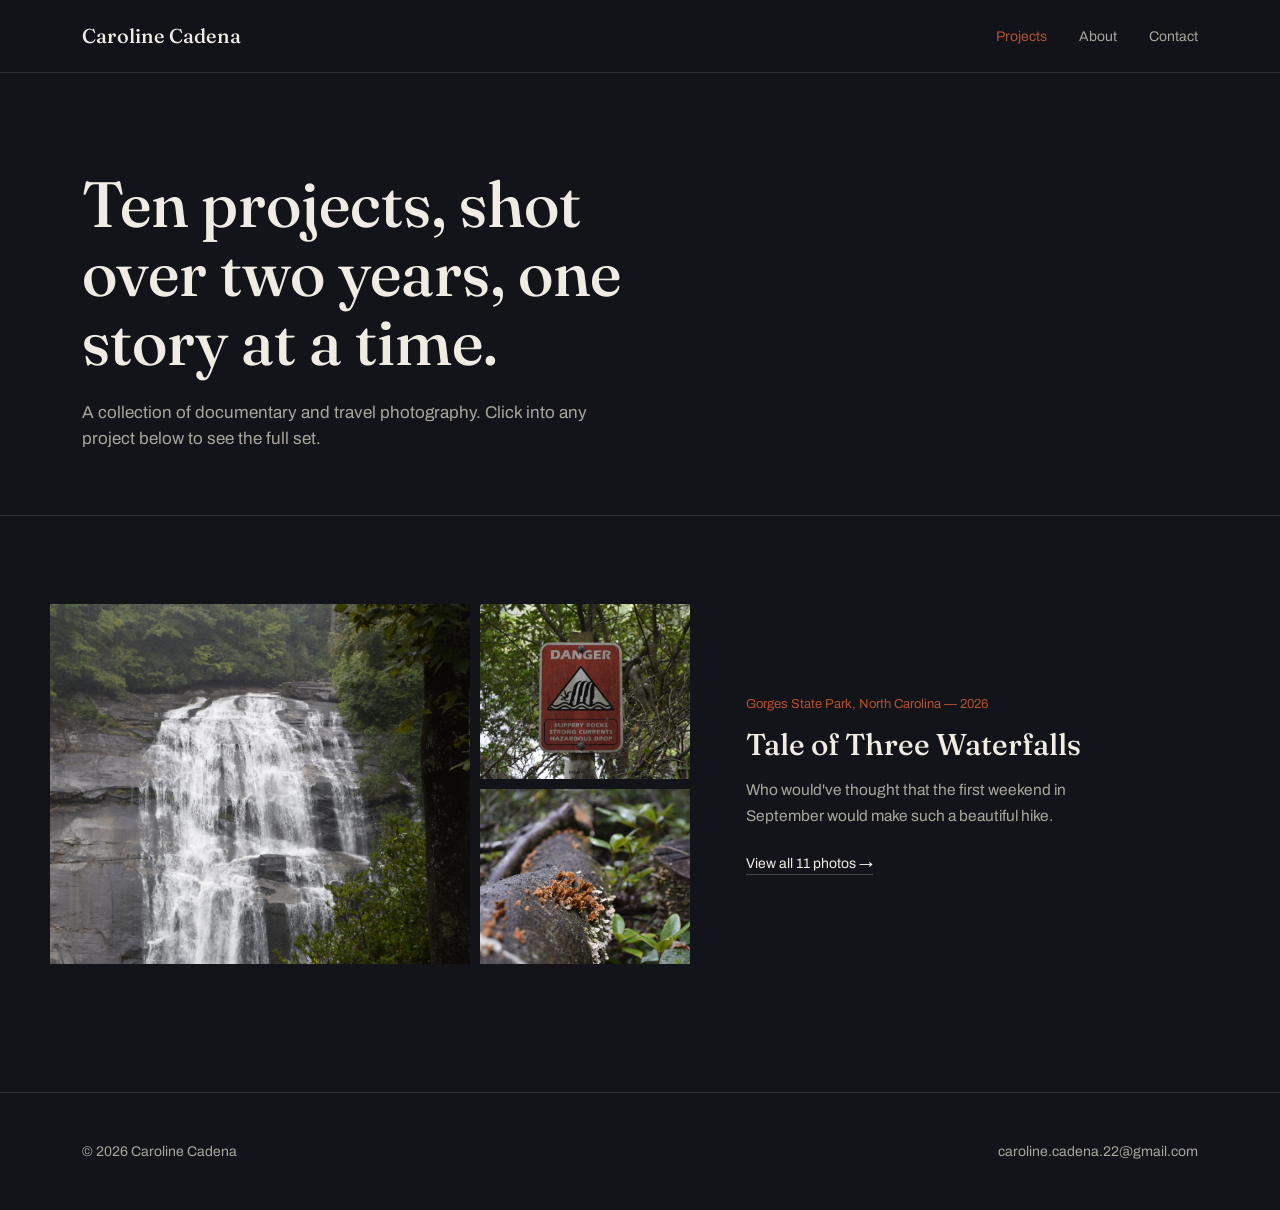
<file: index.html>
<!DOCTYPE html>
<html lang="en">
<head>
<meta charset="UTF-8">
<meta name="viewport" content="width=device-width, initial-scale=1.0">
<title>Caroline Cadena — Photography</title>
<meta name="description" content="Photography portfolio — ten projects, one story at a time.">
<link rel="stylesheet" href="css/style.css">
</head>
<body>

<nav class="site-nav">
  <div class="wrap">
    <a href="index.html" class="brand">Caroline Cadena</a>
    <div class="links">
      <a href="index.html" class="current">Projects</a>
      <a href="about.html">About</a>
      <a href="mailto:caroline.cadena.22@gmail.com">Contact</a>
    </div>
  </div>
</nav>

<header class="hero">
  <div class="wrap">
    <h1>Ten projects, shot over two years, one story at a time.</h1>
    <p>A collection of documentary and travel photography. Click into any project below to see the full set.</p>
  </div>
</header>

<main class="wrap spreads" id="spreads">
  <!-- Spreads are rendered by js/main.js -->
</main>

<footer class="site-footer">
  <div class="wrap" style="display:flex; justify-content:space-between; width:100%;">
    <span>&copy; <span id="year"></span> Caroline Cadena</span>
    <a href="mailto:caroline.cadena.22@gmail.com">caroline.cadena.22@gmail.com</a>
  </div>
</footer>

<script src="js/data.js"></script>
<script src="js/main.js"></script>
</body>
</html>
</file>
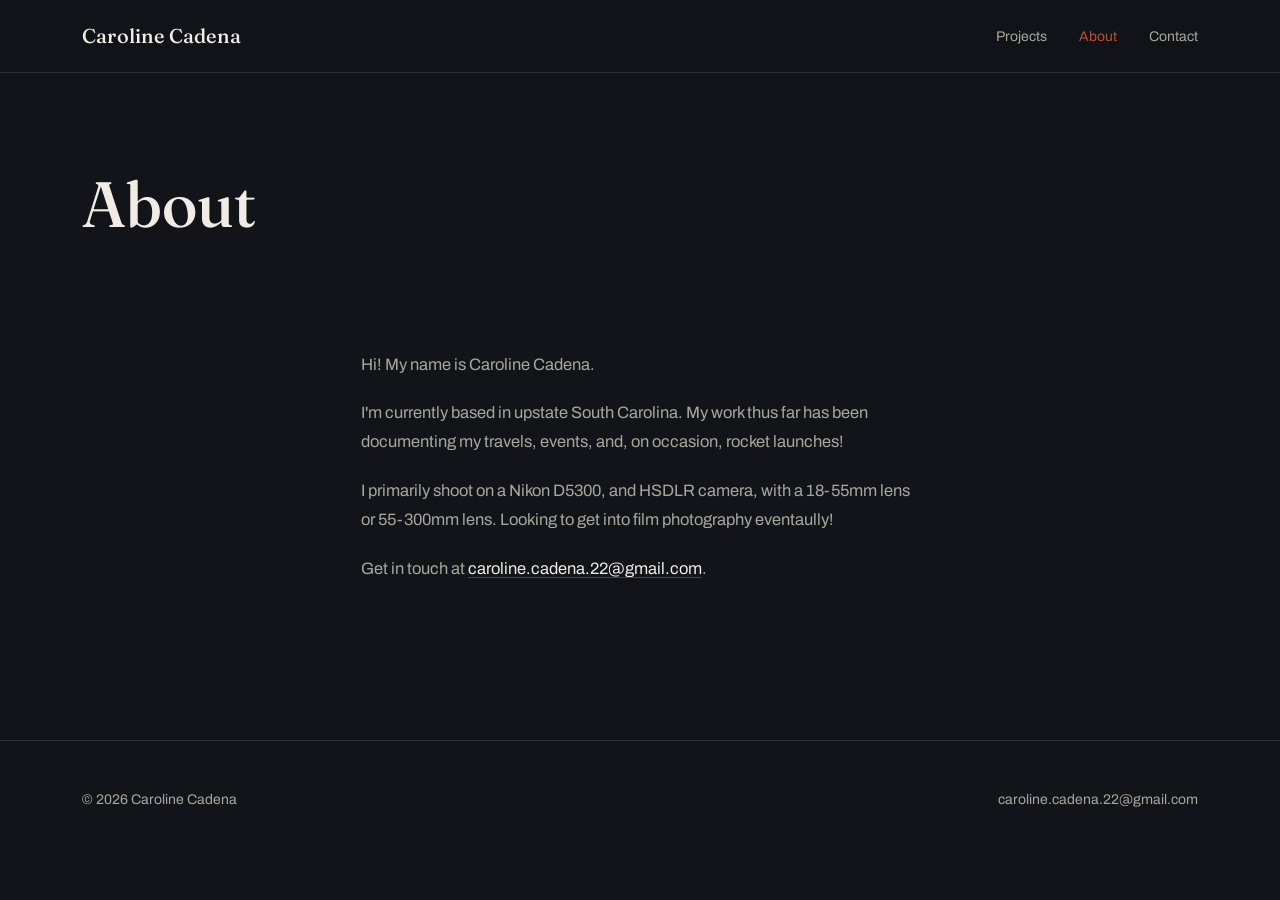
<file: about.html>
<!DOCTYPE html>
<html lang="en">
<head>
<meta charset="UTF-8">
<meta name="viewport" content="width=device-width, initial-scale=1.0">
<title>About — Caroline Cadena Photography</title>
<link rel="stylesheet" href="css/style.css">
</head>
<body>

<nav class="site-nav">
  <div class="wrap">
    <a href="index.html" class="brand">Caroline Cadena</a>
    <div class="links">
      <a href="index.html">Projects</a>
      <a href="about.html" class="current">About</a>
      <a href="mailto:caroline.cadena.22@gmail.com">Contact</a>
    </div>
  </div>
</nav>

<header class="hero" style="padding-bottom: 0; border-bottom: none;">
  <div class="wrap">
    <h1 style="max-width: 12ch;">About</h1>
  </div>
</header>

<main class="wrap about-body">
  <p>Hi! My name is Caroline Cadena. </p>
  <p>I'm currently based in upstate South Carolina. My work thus far has been documenting my travels, events, and, on occasion, rocket launches!</p>
  <p>I primarily shoot on a Nikon D5300, and HSDLR camera, with a 18-55mm lens or 55-300mm lens. Looking to get into film photography eventaully!</p>
  <p>Get in touch at <a href="mailto:caroline.cadena.22@gmail.com">caroline.cadena.22@gmail.com</a>.</p>
</main>

<footer class="site-footer">
  <div class="wrap" style="display:flex; justify-content:space-between; width:100%;">
    <span>&copy; <span id="year"></span> Caroline Cadena</span>
    <a href="mailto:caroline.cadena.22@gmail.com">caroline.cadena.22@gmail.com</a>
  </div>
</footer>

<script>document.getElementById("year").textContent = new Date().getFullYear();</script>
</body>
</html>
</file>
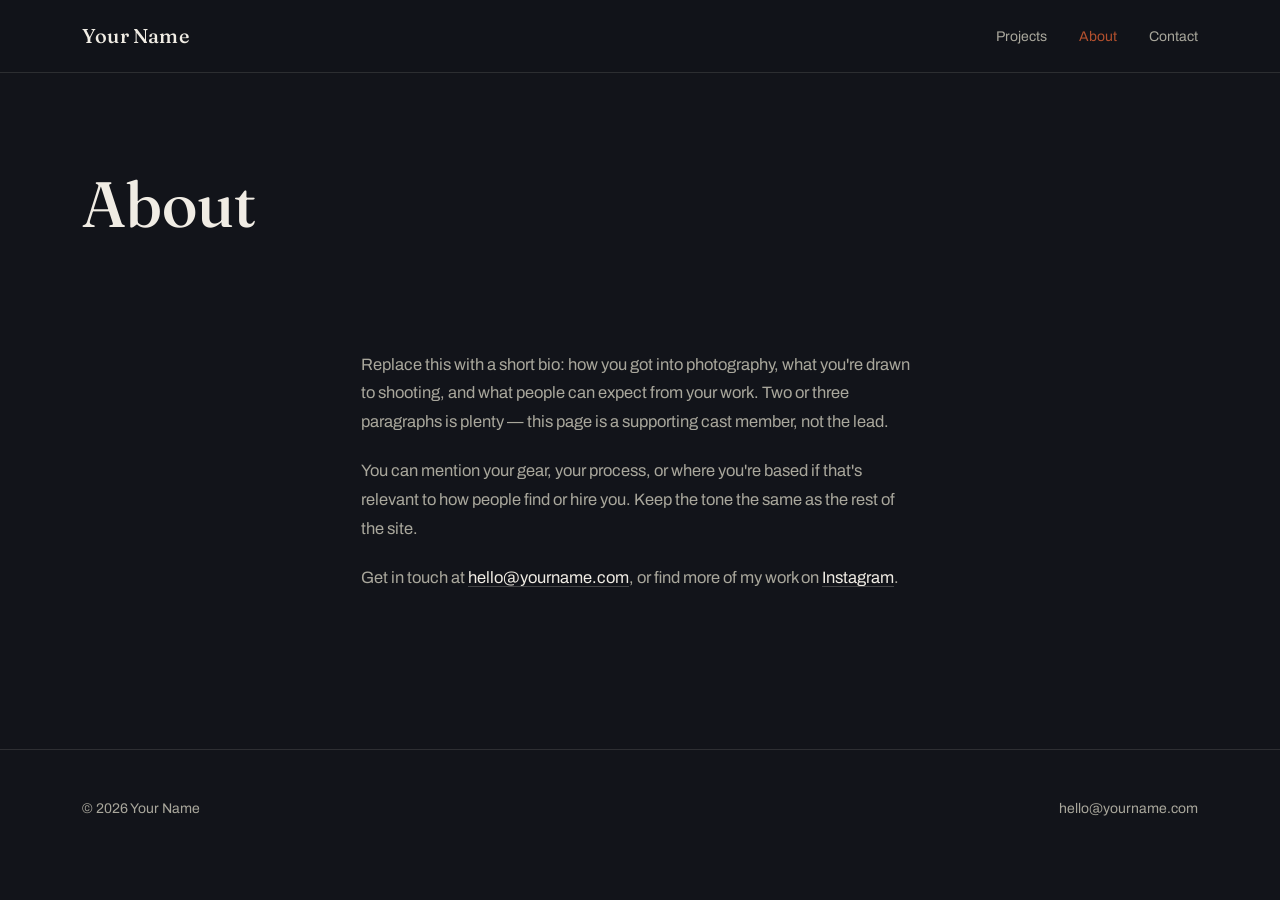
<file: site/about.html>
<!DOCTYPE html>
<html lang="en">
<head>
<meta charset="UTF-8">
<meta name="viewport" content="width=device-width, initial-scale=1.0">
<title>About — Your Name Photography</title>
<link rel="stylesheet" href="css/style.css">
</head>
<body>

<nav class="site-nav">
  <div class="wrap">
    <a href="index.html" class="brand">Your Name</a>
    <div class="links">
      <a href="index.html">Projects</a>
      <a href="about.html" class="current">About</a>
      <a href="mailto:hello@yourname.com">Contact</a>
    </div>
  </div>
</nav>

<header class="hero" style="padding-bottom: 0; border-bottom: none;">
  <div class="wrap">
    <h1 style="max-width: 12ch;">About</h1>
  </div>
</header>

<main class="wrap about-body">
  <p>Replace this with a short bio: how you got into photography, what you're drawn to shooting, and what people can expect from your work. Two or three paragraphs is plenty — this page is a supporting cast member, not the lead.</p>
  <p>You can mention your gear, your process, or where you're based if that's relevant to how people find or hire you. Keep the tone the same as the rest of the site.</p>
  <p>Get in touch at <a href="mailto:hello@yourname.com">hello@yourname.com</a>, or find more of my work on <a href="#">Instagram</a>.</p>
</main>

<footer class="site-footer">
  <div class="wrap" style="display:flex; justify-content:space-between; width:100%;">
    <span>&copy; <span id="year"></span> Your Name</span>
    <a href="mailto:hello@yourname.com">hello@yourname.com</a>
  </div>
</footer>

<script>document.getElementById("year").textContent = new Date().getFullYear();</script>
</body>
</html>
</file>
<file: css/style.css>
@import url('https://fonts.googleapis.com/css2?family=Fraunces:opsz,wght@9..144,400;9..144,500;9..144,600&family=Archivo:wght@400;500;600&display=swap');

:root {
  --bg: #12141a;
  --bg-elevated: #1b1e26;
  --text: #f0ece4;
  --text-muted: #a9a79c;
  --accent: #b3502e;
  --line: rgba(240, 236, 228, 0.12);
  --line-strong: rgba(240, 236, 228, 0.22);
  --max-width: 1180px;
}

* { box-sizing: border-box; }

html { scroll-behavior: smooth; }

body {
  margin: 0;
  background: var(--bg);
  color: var(--text);
  font-family: 'Archivo', sans-serif;
  line-height: 1.5;
  -webkit-font-smoothing: antialiased;
}

img { max-width: 100%; display: block; }

a {
  color: inherit;
  text-decoration: none;
}

.wrap {
  max-width: var(--max-width);
  margin: 0 auto;
  padding: 0 32px;
}

/* Nav */
.site-nav {
  position: sticky;
  top: 0;
  z-index: 50;
  background: rgba(18, 20, 26, 0.88);
  backdrop-filter: blur(8px);
  border-bottom: 1px solid var(--line);
}

.site-nav .wrap {
  display: flex;
  align-items: center;
  justify-content: space-between;
  height: 72px;
}

.site-nav .brand {
  font-family: 'Fraunces', serif;
  font-size: 20px;
  font-weight: 500;
  letter-spacing: 0.01em;
}

.site-nav .links {
  display: flex;
  gap: 32px;
  font-size: 14px;
  color: var(--text-muted);
}

.site-nav .links a {
  transition: color 0.15s ease;
}

.site-nav .links a:hover,
.site-nav .links a.current {
  color: var(--accent);
}

/* Hero */
.hero {
  padding: 96px 0 64px;
  border-bottom: 1px solid var(--line);
}

.hero h1 {
  font-family: 'Fraunces', serif;
  font-weight: 500;
  font-size: clamp(36px, 6vw, 64px);
  line-height: 1.08;
  max-width: 14ch;
  margin: 0 0 24px;
}

.hero p {
  font-size: 17px;
  color: var(--text-muted);
  max-width: 52ch;
  margin: 0;
}

/* Project spreads (homepage) */
.spreads {
  padding: 8px 0;
}

.spread {
  display: grid;
  grid-template-columns: 1.3fr 1fr;
  gap: 48px;
  padding: 80px 0;
  border-bottom: 1px solid var(--line);
  align-items: center;
}

.spread:last-child { border-bottom: none; }

.spread.flip {
  grid-template-columns: 1fr 1.3fr;
}

.spread.flip .spread-photos { order: 2; }
.spread.flip .spread-caption { order: 1; }

.spread-photos {
  display: grid;
  grid-template-columns: 2fr 1fr;
  grid-template-rows: repeat(2, 1fr);
  gap: 10px;
  height: 360px;
}

.spread-photos a {
  overflow: hidden;
  display: block;
  position: relative;
}

.spread-photos img {
  width: 100%;
  height: 100%;
  object-fit: cover;
  transition: transform 0.5s ease;
}

.spread-photos a:hover img {
  transform: scale(1.04);
}

.spread-photos .ph-main {
  grid-row: 1 / 3;
}

.spread-caption {
  padding: 0 8px;
}

.spread-caption .meta {
  font-size: 13px;
  color: var(--accent);
  margin: 0 0 12px;
  text-transform: none;
}

.spread-caption h2 {
  font-family: 'Fraunces', serif;
  font-weight: 500;
  font-size: 30px;
  margin: 0 0 14px;
  line-height: 1.2;
}

.spread-caption h2 a:hover { color: var(--accent); }

.spread-caption p {
  color: var(--text-muted);
  font-size: 15.5px;
  line-height: 1.65;
  max-width: 42ch;
  margin: 0 0 22px;
}

.view-link {
  font-size: 14px;
  border-bottom: 1px solid var(--line-strong);
  padding-bottom: 3px;
  transition: border-color 0.15s ease, color 0.15s ease;
}

.view-link:hover {
  color: var(--accent);
  border-color: var(--accent);
}

/* Footer */
.site-footer {
  border-top: 1px solid var(--line);
  padding: 48px 0;
  margin-top: 40px;
  color: var(--text-muted);
  font-size: 14px;
  display: flex;
  justify-content: space-between;
}

.site-footer a:hover { color: var(--accent); }

/* Project page */
.project-header {
  padding: 72px 0 48px;
  border-bottom: 1px solid var(--line);
}

.project-header .back {
  display: inline-block;
  font-size: 14px;
  color: var(--text-muted);
  margin-bottom: 28px;
}

.project-header .back:hover { color: var(--accent); }

.project-header h1 {
  font-family: 'Fraunces', serif;
  font-weight: 500;
  font-size: clamp(32px, 5vw, 48px);
  margin: 0 0 18px;
}

.project-header .meta-row {
  font-size: 14px;
  color: var(--accent);
  margin-bottom: 20px;
}

.project-header .story {
  color: var(--text-muted);
  font-size: 16.5px;
  max-width: 60ch;
  line-height: 1.7;
}

.gallery {
  padding: 56px 0 96px;
  columns: 3 280px;
  column-gap: 14px;
}

.gallery a {
  display: block;
  break-inside: avoid;
  margin-bottom: 14px;
  overflow: hidden;
  cursor: zoom-in;
}

.gallery img {
  width: 100%;
  height: auto;
  transition: transform 0.4s ease, opacity 0.15s ease;
}

.gallery a:hover img {
  transform: scale(1.02);
  opacity: 0.92;
}

/* Lightbox */
.lightbox {
  position: fixed;
  inset: 0;
  background: rgba(10, 11, 14, 0.96);
  display: none;
  align-items: center;
  justify-content: center;
  z-index: 200;
  padding: 40px;
}

.lightbox.open { display: flex; }

.lightbox img {
  max-width: 100%;
  max-height: 86vh;
  width: auto;
  margin: 0 auto;
}

.lightbox .lb-close,
.lightbox .lb-prev,
.lightbox .lb-next {
  position: absolute;
  background: none;
  border: none;
  color: var(--text);
  font-size: 15px;
  font-family: 'Archivo', sans-serif;
  cursor: pointer;
  padding: 12px 16px;
}

.lightbox .lb-close {
  top: 16px;
  right: 16px;
}

.lightbox .lb-prev { left: 8px; top: 50%; transform: translateY(-50%); font-size: 28px; }
.lightbox .lb-next { right: 8px; top: 50%; transform: translateY(-50%); font-size: 28px; }

.lightbox .lb-counter {
  position: absolute;
  bottom: 20px;
  left: 50%;
  transform: translateX(-50%);
  font-size: 13px;
  color: var(--text-muted);
}

.lightbox .lb-prev:hover,
.lightbox .lb-next:hover,
.lightbox .lb-close:hover {
  color: var(--accent);
}

/* About page */
.about-body {
  padding: 72px 0 96px;
  max-width: 62ch;
}

.about-body p {
  color: var(--text-muted);
  font-size: 16.5px;
  line-height: 1.75;
  margin-bottom: 20px;
}

.about-body a { color: var(--text); border-bottom: 1px solid var(--line-strong); }
.about-body a:hover { color: var(--accent); border-color: var(--accent); }

/* Responsive */
@media (max-width: 860px) {
  .spread,
  .spread.flip {
    grid-template-columns: 1fr;
  }
  .spread.flip .spread-photos,
  .spread.flip .spread-caption,
  .spread-photos,
  .spread-caption { order: initial; }
  .spread-photos { height: 300px; }
  .gallery { columns: 2 200px; }
  .site-nav .links { gap: 20px; }
}

@media (max-width: 520px) {
  .wrap { padding: 0 20px; }
  .gallery { columns: 1; }
  .spread-photos { height: 260px; }
}

@media (prefers-reduced-motion: reduce) {
  * { transition: none !important; scroll-behavior: auto !important; }
}
</file>
<file: site/css/style.css>
@import url('https://fonts.googleapis.com/css2?family=Fraunces:opsz,wght@9..144,400;9..144,500;9..144,600&family=Archivo:wght@400;500;600&display=swap');

:root {
  --bg: #12141a;
  --bg-elevated: #1b1e26;
  --text: #f0ece4;
  --text-muted: #a9a79c;
  --accent: #b3502e;
  --line: rgba(240, 236, 228, 0.12);
  --line-strong: rgba(240, 236, 228, 0.22);
  --max-width: 1180px;
}

* { box-sizing: border-box; }

html { scroll-behavior: smooth; }

body {
  margin: 0;
  background: var(--bg);
  color: var(--text);
  font-family: 'Archivo', sans-serif;
  line-height: 1.5;
  -webkit-font-smoothing: antialiased;
}

img { max-width: 100%; display: block; }

a {
  color: inherit;
  text-decoration: none;
}

.wrap {
  max-width: var(--max-width);
  margin: 0 auto;
  padding: 0 32px;
}

/* Nav */
.site-nav {
  position: sticky;
  top: 0;
  z-index: 50;
  background: rgba(18, 20, 26, 0.88);
  backdrop-filter: blur(8px);
  border-bottom: 1px solid var(--line);
}

.site-nav .wrap {
  display: flex;
  align-items: center;
  justify-content: space-between;
  height: 72px;
}

.site-nav .brand {
  font-family: 'Fraunces', serif;
  font-size: 20px;
  font-weight: 500;
  letter-spacing: 0.01em;
}

.site-nav .links {
  display: flex;
  gap: 32px;
  font-size: 14px;
  color: var(--text-muted);
}

.site-nav .links a {
  transition: color 0.15s ease;
}

.site-nav .links a:hover,
.site-nav .links a.current {
  color: var(--accent);
}

/* Hero */
.hero {
  padding: 96px 0 64px;
  border-bottom: 1px solid var(--line);
}

.hero h1 {
  font-family: 'Fraunces', serif;
  font-weight: 500;
  font-size: clamp(36px, 6vw, 64px);
  line-height: 1.08;
  max-width: 14ch;
  margin: 0 0 24px;
}

.hero p {
  font-size: 17px;
  color: var(--text-muted);
  max-width: 52ch;
  margin: 0;
}

/* Project spreads (homepage) */
.spreads {
  padding: 8px 0;
}

.spread {
  display: grid;
  grid-template-columns: 1.3fr 1fr;
  gap: 48px;
  padding: 80px 0;
  border-bottom: 1px solid var(--line);
  align-items: center;
}

.spread:last-child { border-bottom: none; }

.spread.flip {
  grid-template-columns: 1fr 1.3fr;
}

.spread.flip .spread-photos { order: 2; }
.spread.flip .spread-caption { order: 1; }

.spread-photos {
  display: grid;
  grid-template-columns: 2fr 1fr;
  grid-template-rows: repeat(2, 1fr);
  gap: 10px;
  height: 360px;
}

.spread-photos a {
  overflow: hidden;
  display: block;
  position: relative;
}

.spread-photos img {
  width: 100%;
  height: 100%;
  object-fit: cover;
  transition: transform 0.5s ease;
}

.spread-photos a:hover img {
  transform: scale(1.04);
}

.spread-photos .ph-main {
  grid-row: 1 / 3;
}

.spread-caption {
  padding: 0 8px;
}

.spread-caption .meta {
  font-size: 13px;
  color: var(--accent);
  margin: 0 0 12px;
  text-transform: none;
}

.spread-caption h2 {
  font-family: 'Fraunces', serif;
  font-weight: 500;
  font-size: 30px;
  margin: 0 0 14px;
  line-height: 1.2;
}

.spread-caption h2 a:hover { color: var(--accent); }

.spread-caption p {
  color: var(--text-muted);
  font-size: 15.5px;
  line-height: 1.65;
  max-width: 42ch;
  margin: 0 0 22px;
}

.view-link {
  font-size: 14px;
  border-bottom: 1px solid var(--line-strong);
  padding-bottom: 3px;
  transition: border-color 0.15s ease, color 0.15s ease;
}

.view-link:hover {
  color: var(--accent);
  border-color: var(--accent);
}

/* Footer */
.site-footer {
  border-top: 1px solid var(--line);
  padding: 48px 0;
  margin-top: 40px;
  color: var(--text-muted);
  font-size: 14px;
  display: flex;
  justify-content: space-between;
}

.site-footer a:hover { color: var(--accent); }

/* Project page */
.project-header {
  padding: 72px 0 48px;
  border-bottom: 1px solid var(--line);
}

.project-header .back {
  display: inline-block;
  font-size: 14px;
  color: var(--text-muted);
  margin-bottom: 28px;
}

.project-header .back:hover { color: var(--accent); }

.project-header h1 {
  font-family: 'Fraunces', serif;
  font-weight: 500;
  font-size: clamp(32px, 5vw, 48px);
  margin: 0 0 18px;
}

.project-header .meta-row {
  font-size: 14px;
  color: var(--accent);
  margin-bottom: 20px;
}

.project-header .story {
  color: var(--text-muted);
  font-size: 16.5px;
  max-width: 60ch;
  line-height: 1.7;
}

.gallery {
  padding: 56px 0 96px;
  columns: 3 280px;
  column-gap: 14px;
}

.gallery a {
  display: block;
  break-inside: avoid;
  margin-bottom: 14px;
  overflow: hidden;
  cursor: zoom-in;
}

.gallery img {
  width: 100%;
  height: auto;
  transition: transform 0.4s ease, opacity 0.15s ease;
}

.gallery a:hover img {
  transform: scale(1.02);
  opacity: 0.92;
}

/* Lightbox */
.lightbox {
  position: fixed;
  inset: 0;
  background: rgba(10, 11, 14, 0.96);
  display: none;
  align-items: center;
  justify-content: center;
  z-index: 200;
  padding: 40px;
}

.lightbox.open { display: flex; }

.lightbox img {
  max-width: 100%;
  max-height: 86vh;
  width: auto;
  margin: 0 auto;
}

.lightbox .lb-close,
.lightbox .lb-prev,
.lightbox .lb-next {
  position: absolute;
  background: none;
  border: none;
  color: var(--text);
  font-size: 15px;
  font-family: 'Archivo', sans-serif;
  cursor: pointer;
  padding: 12px 16px;
}

.lightbox .lb-close {
  top: 16px;
  right: 16px;
}

.lightbox .lb-prev { left: 8px; top: 50%; transform: translateY(-50%); font-size: 28px; }
.lightbox .lb-next { right: 8px; top: 50%; transform: translateY(-50%); font-size: 28px; }

.lightbox .lb-counter {
  position: absolute;
  bottom: 20px;
  left: 50%;
  transform: translateX(-50%);
  font-size: 13px;
  color: var(--text-muted);
}

.lightbox .lb-prev:hover,
.lightbox .lb-next:hover,
.lightbox .lb-close:hover {
  color: var(--accent);
}

/* About page */
.about-body {
  padding: 72px 0 96px;
  max-width: 62ch;
}

.about-body p {
  color: var(--text-muted);
  font-size: 16.5px;
  line-height: 1.75;
  margin-bottom: 20px;
}

.about-body a { color: var(--text); border-bottom: 1px solid var(--line-strong); }
.about-body a:hover { color: var(--accent); border-color: var(--accent); }

/* Responsive */
@media (max-width: 860px) {
  .spread,
  .spread.flip {
    grid-template-columns: 1fr;
  }
  .spread.flip .spread-photos,
  .spread.flip .spread-caption,
  .spread-photos,
  .spread-caption { order: initial; }
  .spread-photos { height: 300px; }
  .gallery { columns: 2 200px; }
  .site-nav .links { gap: 20px; }
}

@media (max-width: 520px) {
  .wrap { padding: 0 20px; }
  .gallery { columns: 1; }
  .spread-photos { height: 260px; }
}

@media (prefers-reduced-motion: reduce) {
  * { transition: none !important; scroll-behavior: auto !important; }
}
</file>
